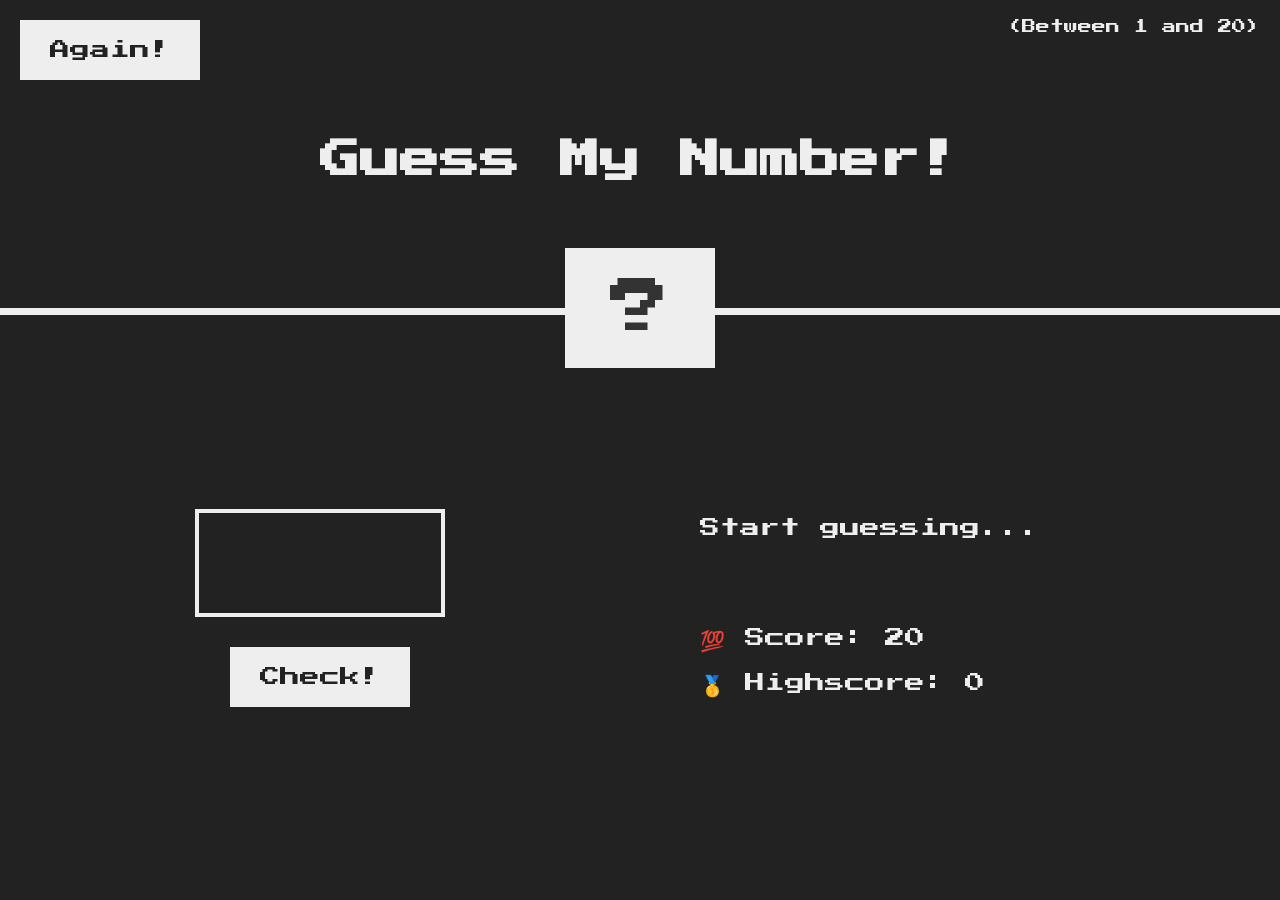
<file: dom/index.html>
<!DOCTYPE html>
<html lang="en">
  <head>
    <meta charset="UTF-8" />
    <meta name="viewport" content="width=device-width, initial-scale=1.0" />
    <meta http-equiv="X-UA-Compatible" content="ie=edge" />
    <link rel="stylesheet" href="style.css" />
    <title>Guess My Number!</title>
  </head>
  <body>
    <header>
      <h1>Guess My Number!</h1>
      <p class="between">(Between 1 and 20)</p>
      <button class="btn again">Again!</button>
      <div class="number">?</div>
    </header>
    <main>
      <section class="left">
        <input type="number" class="guess" />
        <button class="btn check">Check!</button>
      </section>
      <section class="right">
        <p class="message">Start guessing...</p>
        <p class="label-score">💯 Score: <span class="score">20</span></p>
        <p class="label-highscore">
          🥇 Highscore: <span class="highscore">0</span>
        </p>
      </section>
    </main>
    <script src="script.js"></script>
  </body>
</html>
</file>
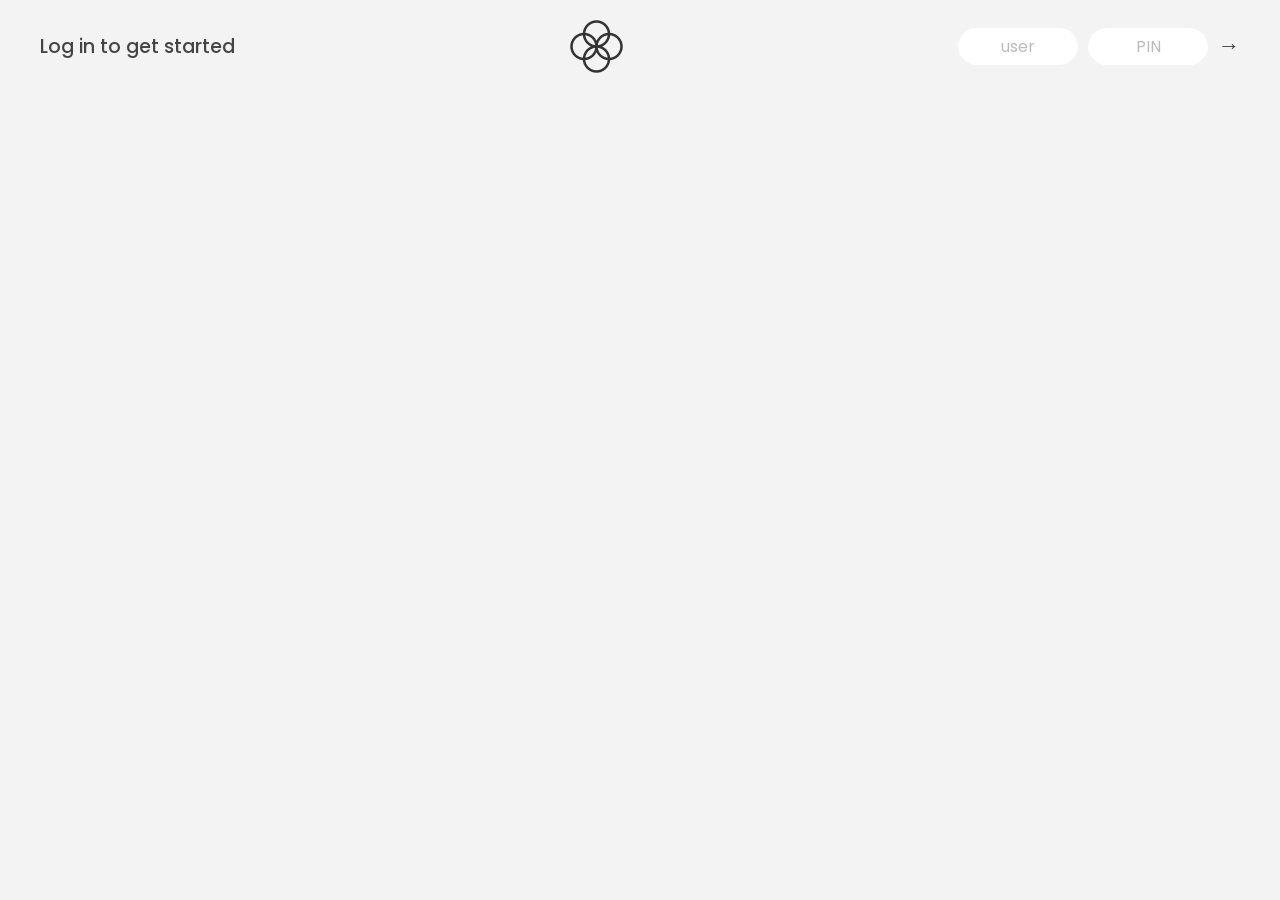
<file: nums/index.html>
<!DOCTYPE html>
<html lang="en">
  <head>
    <meta charset="UTF-8" />
    <meta name="viewport" content="width=device-width, initial-scale=1.0" />
    <meta http-equiv="X-UA-Compatible" content="ie=edge" />
    <link rel="shortcut icon" type="image/png" href="/icon.png" />

    <link
      href="https://fonts.googleapis.com/css?family=Poppins:400,500,600&display=swap"
      rel="stylesheet"
    />

    <link rel="stylesheet" href="style.css" />
    <title>Bankist</title>
  </head>
  <body>
    <!-- TOP NAVIGATION -->
    <nav>
      <p class="welcome">Log in to get started</p>
      <img src="logo.png" alt="Logo" class="logo" />
      <form class="login">
        <input
          type="text"
          placeholder="user"
          class="login__input login__input--user"
        />
        <!-- In practice, use type="password" -->
        <input
          type="text"
          placeholder="PIN"
          maxlength="4"
          class="login__input login__input--pin"
        />
        <button class="login__btn">&rarr;</button>
      </form>
    </nav>

    <main class="app">
      <!-- BALANCE -->
      <div class="balance">
        <div>
          <p class="balance__label">Current balance</p>
          <p class="balance__date">
            As of <span class="date">05/03/2037</span>
          </p>
        </div>
        <p class="balance__value">0000€</p>
      </div>

      <!-- MOVEMENTS -->
      <div class="movements">
        <div class="movements__row">
          <div class="movements__type movements__type--deposit">2 deposit</div>
          <div class="movements__date">3 days ago</div>
          <div class="movements__value">4 000€</div>
        </div>
        <div class="movements__row">
          <div class="movements__type movements__type--withdrawal">
            1 withdrawal
          </div>
          <div class="movements__date">24/01/2037</div>
          <div class="movements__value">-378€</div>
        </div>
      </div>

      <!-- SUMMARY -->
      <div class="summary">
        <p class="summary__label">In</p>
        <p class="summary__value summary__value--in">0000€</p>
        <p class="summary__label">Out</p>
        <p class="summary__value summary__value--out">0000€</p>
        <p class="summary__label">Interest</p>
        <p class="summary__value summary__value--interest">0000€</p>
        <button class="btn--sort">&downarrow; SORT</button>
      </div>

      <!-- OPERATION: TRANSFERS -->
      <div class="operation operation--transfer">
        <h2>Transfer money</h2>
        <form class="form form--transfer">
          <input type="text" class="form__input form__input--to" />
          <input type="number" class="form__input form__input--amount" />
          <button class="form__btn form__btn--transfer">&rarr;</button>
          <label class="form__label">Transfer to</label>
          <label class="form__label">Amount</label>
        </form>
      </div>

      <!-- OPERATION: LOAN -->
      <div class="operation operation--loan">
        <h2>Request loan</h2>
        <form class="form form--loan">
          <input type="number" class="form__input form__input--loan-amount" />
          <button class="form__btn form__btn--loan">&rarr;</button>
          <label class="form__label form__label--loan">Amount</label>
        </form>
      </div>

      <!-- OPERATION: CLOSE -->
      <div class="operation operation--close">
        <h2>Close account</h2>
        <form class="form form--close">
          <input type="text" class="form__input form__input--user" />
          <input
            type="password"
            maxlength="6"
            class="form__input form__input--pin"
          />
          <button class="form__btn form__btn--close">&rarr;</button>
          <label class="form__label">Confirm user</label>
          <label class="form__label">Confirm PIN</label>
        </form>
      </div>

      <!-- LOGOUT TIMER -->
      <p class="logout-timer">
        You will be logged out in <span class="timer">05:00</span>
      </p>
    </main>

    <!-- <footer>
      &copy; by Jonas Schmedtmann. Don't claim as your own :)
    </footer> -->

    <script src="script.js"></script>
  </body>
</html>
</file>
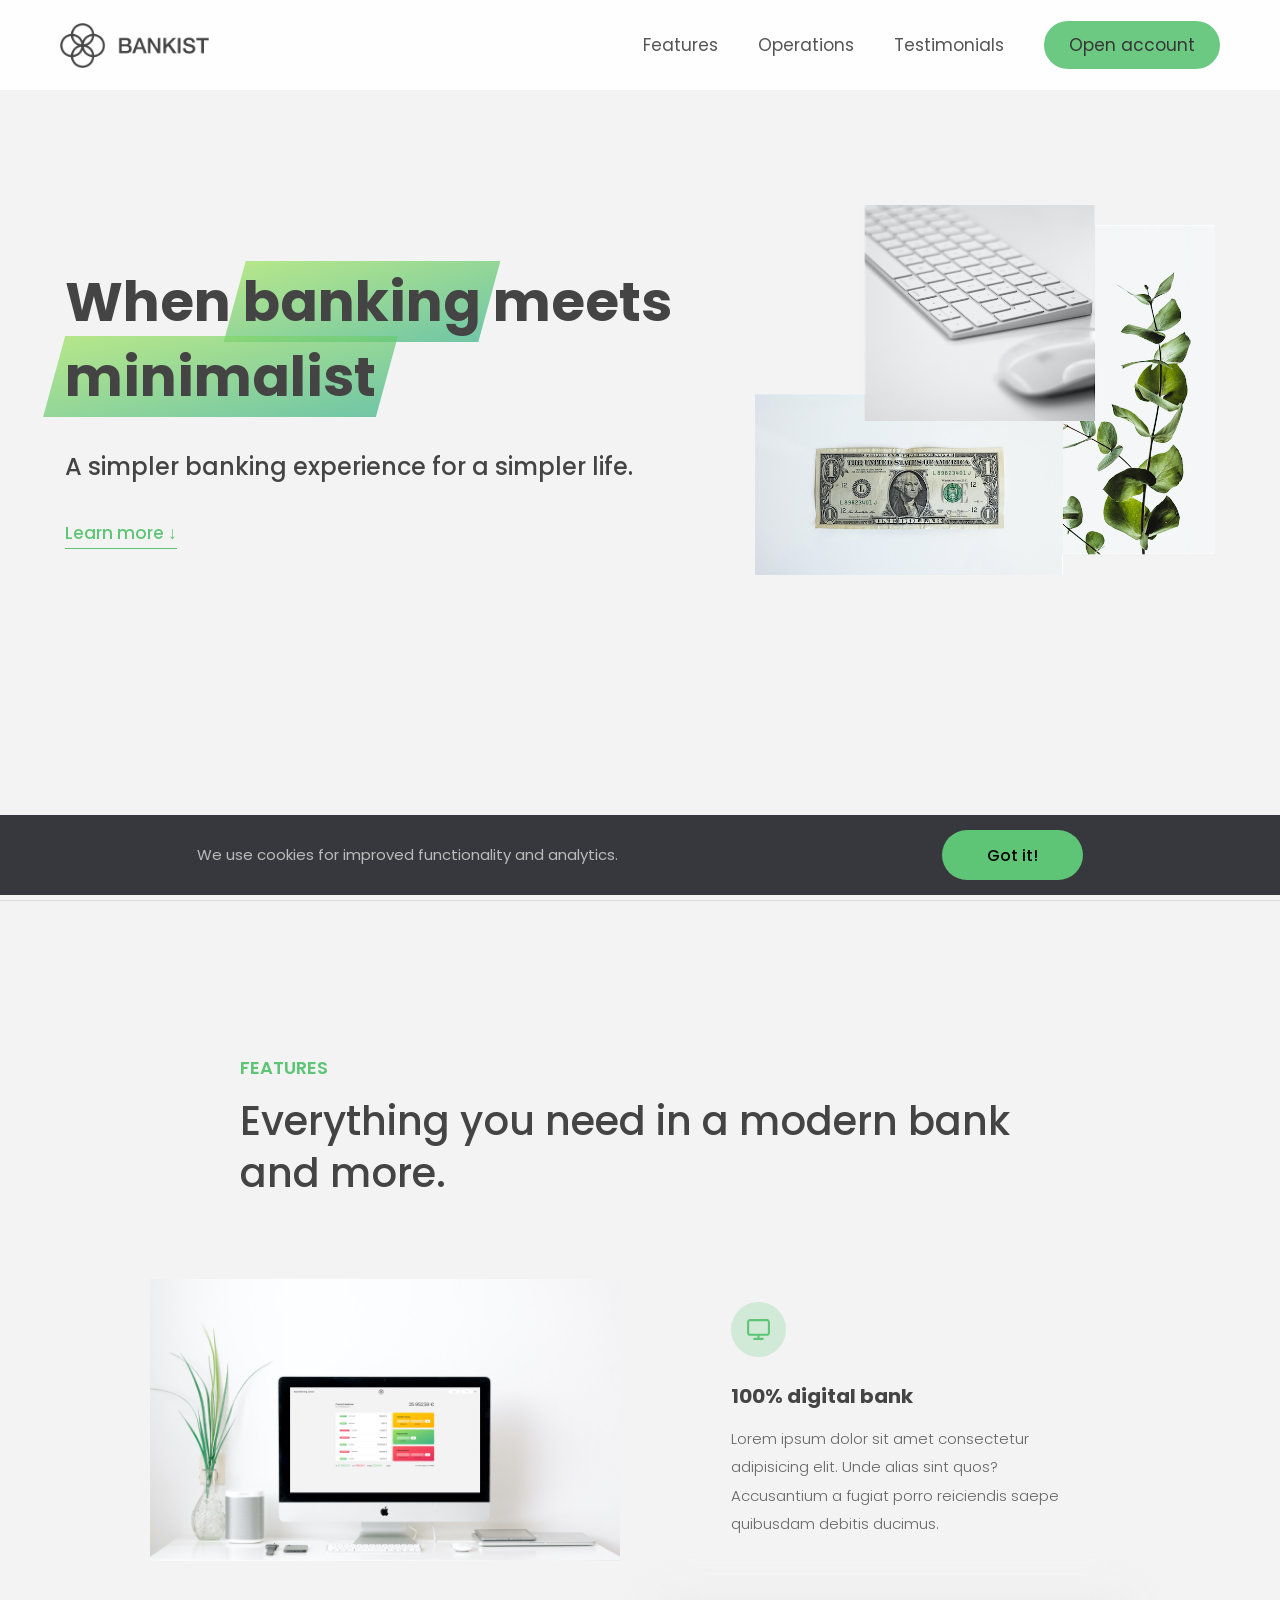
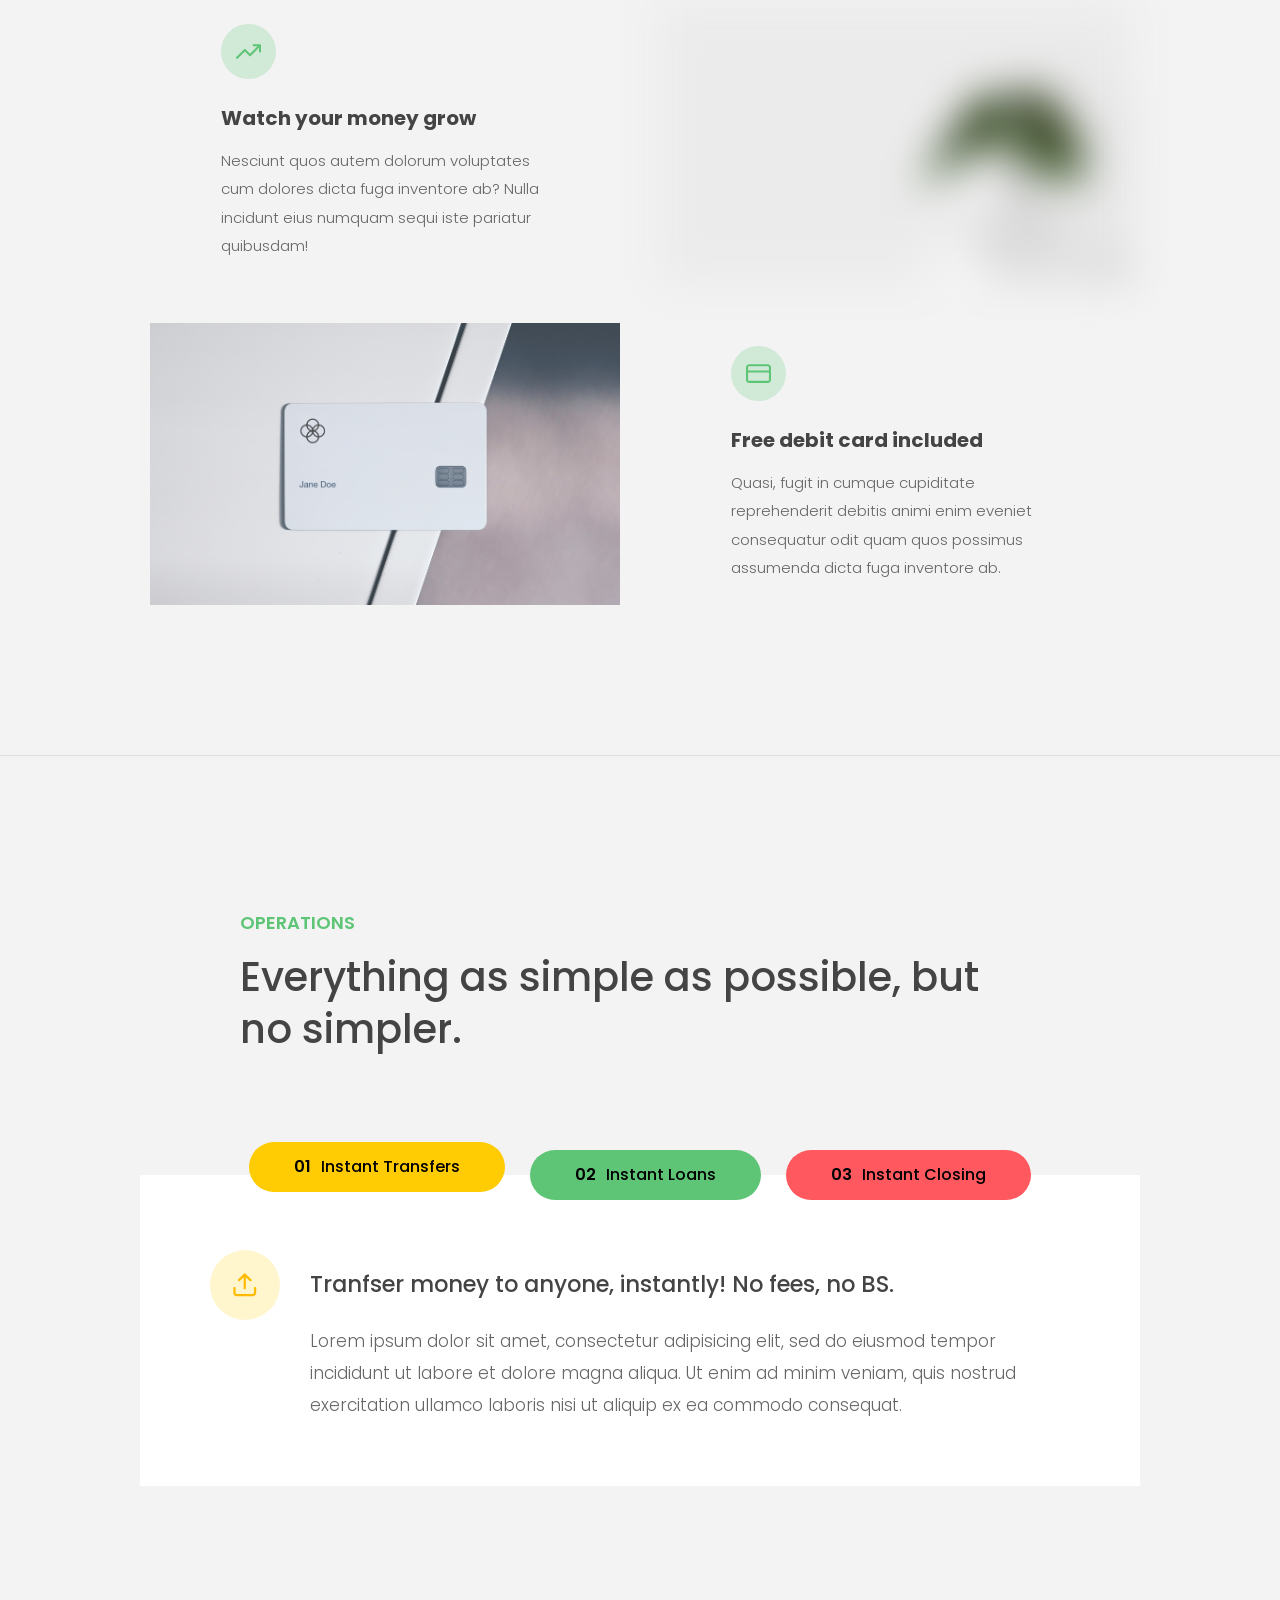
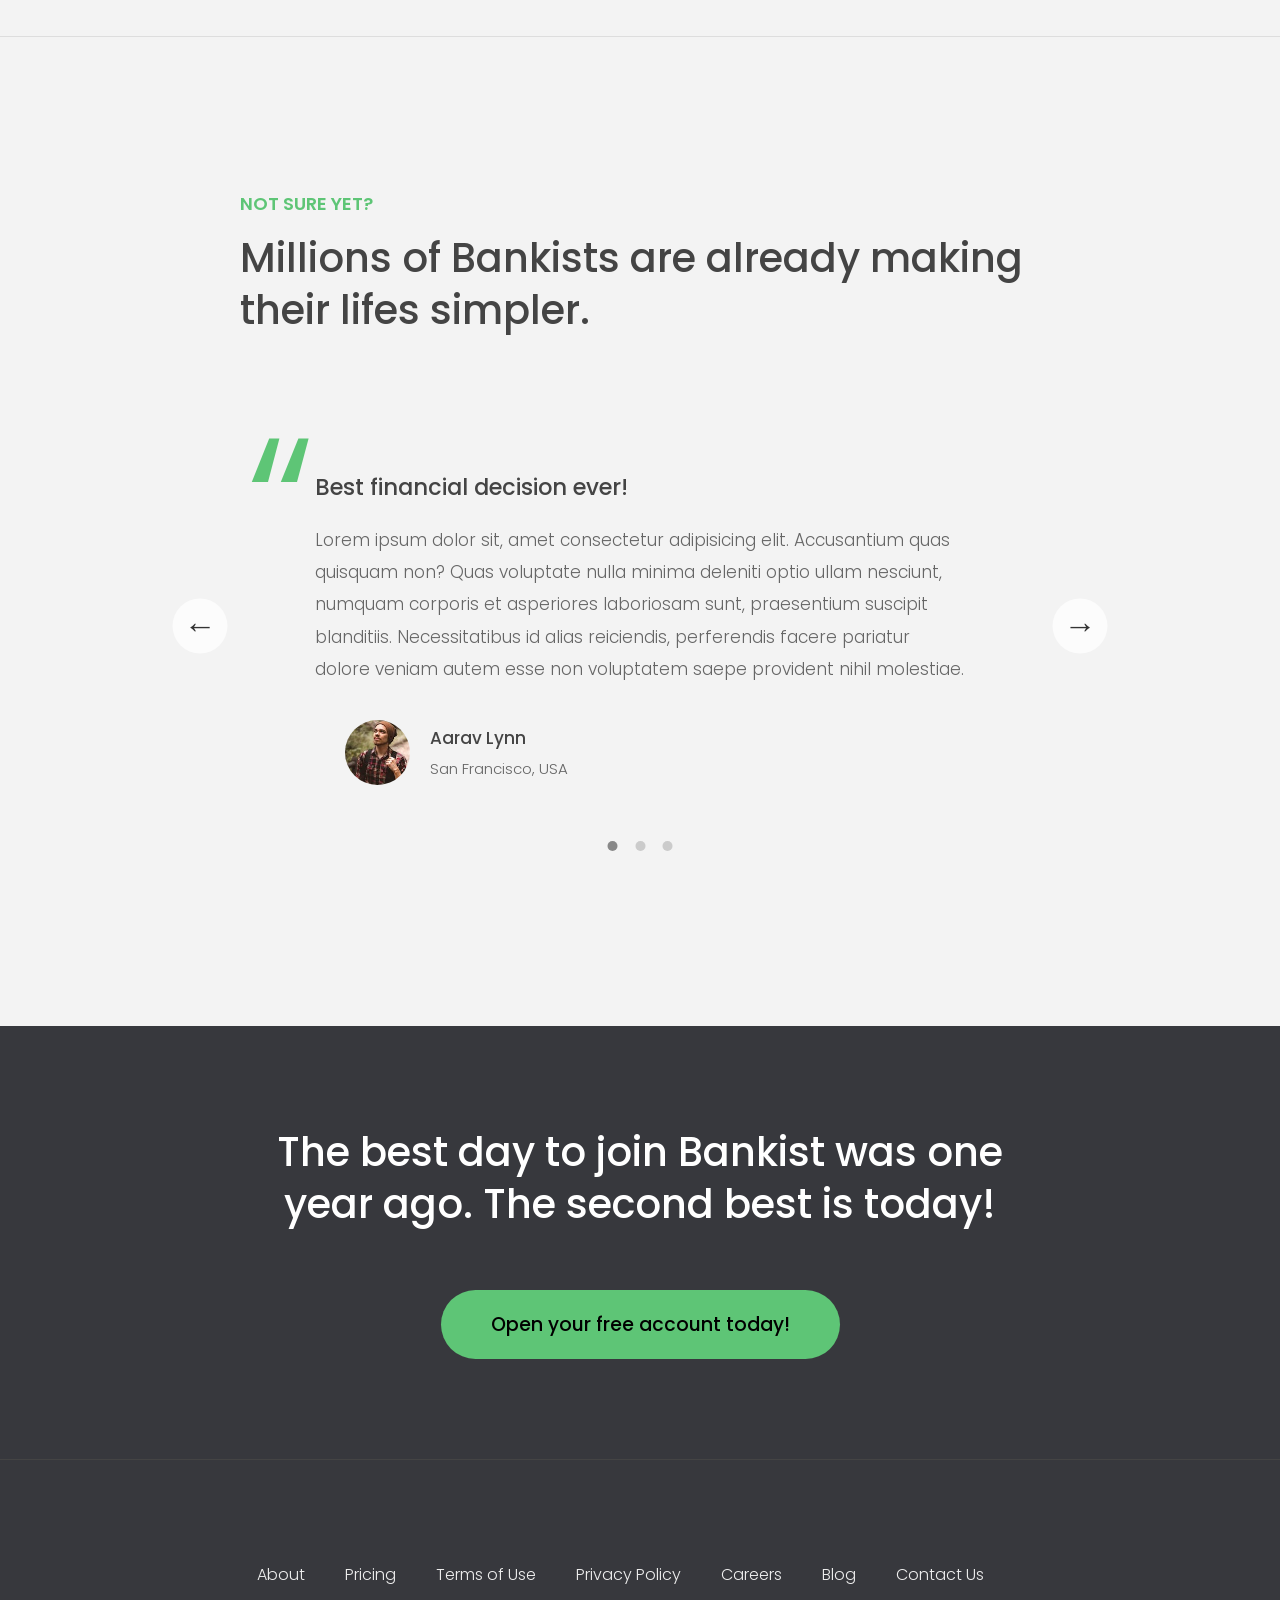
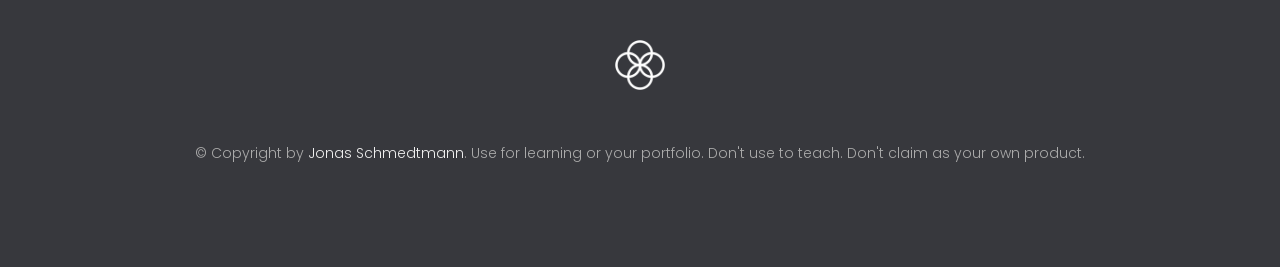
<file: dom/bankist/index.html>
<!doctype html>
<html lang="en">
  <head>
    <meta charset="UTF-8" />
    <meta name="viewport" content="width=device-width, initial-scale=1.0" />
    <meta http-equiv="X-UA-Compatible" content="ie=edge" />
    <link rel="shortcut icon" type="image/png" href="img/icon.png" />

    <link
      href="https://fonts.googleapis.com/css?family=Poppins:300,400,500,600&display=swap"
      rel="stylesheet"
    />
    <link rel="stylesheet" href="style.css" />
    <title>Bankist | When Banking meets Minimalist</title>
  </head>
  <body>
    <header class="header">
      <nav class="nav">
        <img
          src="img/logo.png"
          alt="Bankist logo"
          class="nav__logo"
          id="logo"
          data-version-number="3.0"
        />
        <ul class="nav__links">
          <li class="nav__item">
            <a class="nav__link" href="#section--1">Features</a>
          </li>
          <li class="nav__item">
            <a class="nav__link" href="#section--2">Operations</a>
          </li>
          <li class="nav__item">
            <a class="nav__link" href="#section--3">Testimonials</a>
          </li>
          <li class="nav__item">
            <a class="nav__link nav__link--btn btn--show-modal" href=""
              >Open account</a
            >
          </li>
        </ul>
      </nav>

      <div class="header__title">
        <h1>
          When
          <!-- Green highlight effect -->
          <span class="highlight">banking</span>
          meets<br />
          <span class="highlight">minimalist</span>
        </h1>
        <h4>A simpler banking experience for a simpler life.</h4>
        <button class="btn--text btn--scroll-to">Learn more &DownArrow;</button>
        <img
          src="img/hero.png"
          class="header__img"
          alt="Minimalist bank items"
        />
      </div>
    </header>

    <section class="section" id="section--1">
      <div class="section__title">
        <h2 class="section__description">Features</h2>
        <h3 class="section__header">
          Everything you need in a modern bank and more.
        </h3>
      </div>

      <div class="features">
        <img
          src="img/digital-lazy.jpg"
          data-src="img/digital.jpg"
          alt="Computer"
          class="features__img lazy-img"
        />
        <div class="features__feature">
          <div class="features__icon">
            <svg>
              <use xlink:href="img/icons.svg#icon-monitor"></use>
            </svg>
          </div>
          <h5 class="features__header">100% digital bank</h5>
          <p>
            Lorem ipsum dolor sit amet consectetur adipisicing elit. Unde alias
            sint quos? Accusantium a fugiat porro reiciendis saepe quibusdam
            debitis ducimus.
          </p>
        </div>

        <div class="features__feature">
          <div class="features__icon">
            <svg>
              <use xlink:href="img/icons.svg#icon-trending-up"></use>
            </svg>
          </div>
          <h5 class="features__header">Watch your money grow</h5>
          <p>
            Nesciunt quos autem dolorum voluptates cum dolores dicta fuga
            inventore ab? Nulla incidunt eius numquam sequi iste pariatur
            quibusdam!
          </p>
        </div>
        <img
          src="img/grow-lazy.jpg"
          data-src="img/grow.jpg"
          alt="Plant"
          class="features__img lazy-img"
        />

        <img
          src="img/card-lazy.jpg"
          data-src="img/card.jpg"
          alt="Credit card"
          class="features__img lazy-img"
        />
        <div class="features__feature">
          <div class="features__icon">
            <svg>
              <use xlink:href="img/icons.svg#icon-credit-card"></use>
            </svg>
          </div>
          <h5 class="features__header">Free debit card included</h5>
          <p>
            Quasi, fugit in cumque cupiditate reprehenderit debitis animi enim
            eveniet consequatur odit quam quos possimus assumenda dicta fuga
            inventore ab.
          </p>
        </div>
      </div>
    </section>

    <section class="section" id="section--2">
      <div class="section__title">
        <h2 class="section__description">Operations</h2>
        <h3 class="section__header">
          Everything as simple as possible, but no simpler.
        </h3>
      </div>

      <div class="operations">
        <div class="operations__tab-container">
          <button
            class="btn operations__tab operations__tab--1 operations__tab--active"
            data-tab="1"
          >
            <span>01</span>Instant Transfers
          </button>
          <button class="btn operations__tab operations__tab--2" data-tab="2">
            <span>02</span>Instant Loans
          </button>
          <button class="btn operations__tab operations__tab--3" data-tab="3">
            <span>03</span>Instant Closing
          </button>
        </div>
        <div
          class="operations__content operations__content--1 operations__content--active"
        >
          <div class="operations__icon operations__icon--1">
            <svg>
              <use xlink:href="img/icons.svg#icon-upload"></use>
            </svg>
          </div>
          <h5 class="operations__header">
            Tranfser money to anyone, instantly! No fees, no BS.
          </h5>
          <p>
            Lorem ipsum dolor sit amet, consectetur adipisicing elit, sed do
            eiusmod tempor incididunt ut labore et dolore magna aliqua. Ut enim
            ad minim veniam, quis nostrud exercitation ullamco laboris nisi ut
            aliquip ex ea commodo consequat.
          </p>
        </div>

        <div class="operations__content operations__content--2">
          <div class="operations__icon operations__icon--2">
            <svg>
              <use xlink:href="img/icons.svg#icon-home"></use>
            </svg>
          </div>
          <h5 class="operations__header">
            Buy a home or make your dreams come true, with instant loans.
          </h5>
          <p>
            Duis aute irure dolor in reprehenderit in voluptate velit esse
            cillum dolore eu fugiat nulla pariatur. Excepteur sint occaecat
            cupidatat non proident, sunt in culpa qui officia deserunt mollit
            anim id est laborum.
          </p>
        </div>
        <div class="operations__content operations__content--3">
          <div class="operations__icon operations__icon--3">
            <svg>
              <use xlink:href="img/icons.svg#icon-user-x"></use>
            </svg>
          </div>
          <h5 class="operations__header">
            No longer need your account? No problem! Close it instantly.
          </h5>
          <p>
            Excepteur sint occaecat cupidatat non proident, sunt in culpa qui
            officia deserunt mollit anim id est laborum. Ut enim ad minim
            veniam, quis nostrud exercitation ullamco laboris nisi ut aliquip ex
            ea commodo consequat.
          </p>
        </div>
      </div>
    </section>

    <section class="section" id="section--3">
      <div class="section__title section__title--testimonials">
        <h2 class="section__description">Not sure yet?</h2>
        <h3 class="section__header">
          Millions of Bankists are already making their lifes simpler.
        </h3>
      </div>

      <div class="slider">
        <div class="slide slide--1">
          <div class="testimonial">
            <h5 class="testimonial__header">Best financial decision ever!</h5>
            <blockquote class="testimonial__text">
              Lorem ipsum dolor sit, amet consectetur adipisicing elit.
              Accusantium quas quisquam non? Quas voluptate nulla minima
              deleniti optio ullam nesciunt, numquam corporis et asperiores
              laboriosam sunt, praesentium suscipit blanditiis. Necessitatibus
              id alias reiciendis, perferendis facere pariatur dolore veniam
              autem esse non voluptatem saepe provident nihil molestiae.
            </blockquote>
            <address class="testimonial__author">
              <img src="img/user-1.jpg" alt="" class="testimonial__photo" />
              <h6 class="testimonial__name">Aarav Lynn</h6>
              <p class="testimonial__location">San Francisco, USA</p>
            </address>
          </div>
        </div>

        <div class="slide slide--2">
          <div class="testimonial">
            <h5 class="testimonial__header">
              The last step to becoming a complete minimalist
            </h5>
            <blockquote class="testimonial__text">
              Quisquam itaque deserunt ullam, quia ea repellendus provident,
              ducimus neque ipsam modi voluptatibus doloremque, corrupti
              laborum. Incidunt numquam perferendis veritatis neque repellendus.
              Lorem, ipsum dolor sit amet consectetur adipisicing elit. Illo
              deserunt exercitationem deleniti.
            </blockquote>
            <address class="testimonial__author">
              <img src="img/user-2.jpg" alt="" class="testimonial__photo" />
              <h6 class="testimonial__name">Miyah Miles</h6>
              <p class="testimonial__location">London, UK</p>
            </address>
          </div>
        </div>

        <div class="slide slide--3">
          <div class="testimonial">
            <h5 class="testimonial__header">
              Finally free from old-school banks
            </h5>
            <blockquote class="testimonial__text">
              Debitis, nihil sit minus suscipit magni aperiam vel tenetur
              incidunt commodi architecto numquam omnis nulla autem,
              necessitatibus blanditiis modi similique quidem. Odio aliquam
              culpa dicta beatae quod maiores ipsa minus consequatur error sunt,
              deleniti saepe aliquid quos inventore sequi. Necessitatibus id
              alias reiciendis, perferendis facere.
            </blockquote>
            <address class="testimonial__author">
              <img src="img/user-3.jpg" alt="" class="testimonial__photo" />
              <h6 class="testimonial__name">Francisco Gomes</h6>
              <p class="testimonial__location">Lisbon, Portugal</p>
            </address>
          </div>
        </div>

        <!-- <div class="slide"><img src="img/img-1.jpg" alt="Photo 1" /></div>
        <div class="slide"><img src="img/img-2.jpg" alt="Photo 2" /></div>
        <div class="slide"><img src="img/img-3.jpg" alt="Photo 3" /></div>
        <div class="slide"><img src="img/img-4.jpg" alt="Photo 4" /></div> -->
        <button class="slider__btn slider__btn--left">&larr;</button>
        <button class="slider__btn slider__btn--right">&rarr;</button>
        <div class="dots"></div>
      </div>
    </section>

    <section class="section section--sign-up">
      <div class="section__title">
        <h3 class="section__header">
          The best day to join Bankist was one year ago. The second best is
          today!
        </h3>
      </div>
      <button class="btn btn--show-modal">Open your free account today!</button>
    </section>

    <footer class="footer">
      <ul class="footer__nav">
        <li class="footer__item">
          <a class="footer__link" href="#">About</a>
        </li>
        <li class="footer__item">
          <a class="footer__link" href="#">Pricing</a>
        </li>
        <li class="footer__item">
          <a class="footer__link" href="#">Terms of Use</a>
        </li>
        <li class="footer__item">
          <a class="footer__link" href="#">Privacy Policy</a>
        </li>
        <li class="footer__item">
          <a class="footer__link" href="#">Careers</a>
        </li>
        <li class="footer__item">
          <a class="footer__link" href="#">Blog</a>
        </li>
        <li class="footer__item">
          <a class="footer__link" href="#">Contact Us</a>
        </li>
      </ul>
      <img src="img/icon.png" alt="Logo" class="footer__logo" />
      <p class="footer__copyright">
        &copy; Copyright by
        <a
          class="footer__link twitter-link"
          target="_blank"
          href="https://twitter.com/jonasschmedtman"
          >Jonas Schmedtmann</a
        >. Use for learning or your portfolio. Don't use to teach. Don't claim
        as your own product.
      </p>
    </footer>

    <div class="modal hidden">
      <button class="btn--close-modal">&times;</button>
      <h2 class="modal__header">
        Open your bank account <br />
        in just <span class="highlight">5 minutes</span>
      </h2>
      <form class="modal__form">
        <label>First Name</label>
        <input type="text" />
        <label>Last Name</label>
        <input type="text" />
        <label>Email Address</label>
        <input type="email" />
        <button class="btn">Next step &rarr;</button>
      </form>
    </div>
    <div class="overlay hidden"></div>

    <script src="script.js"></script>
  </body>
</html>
</file>
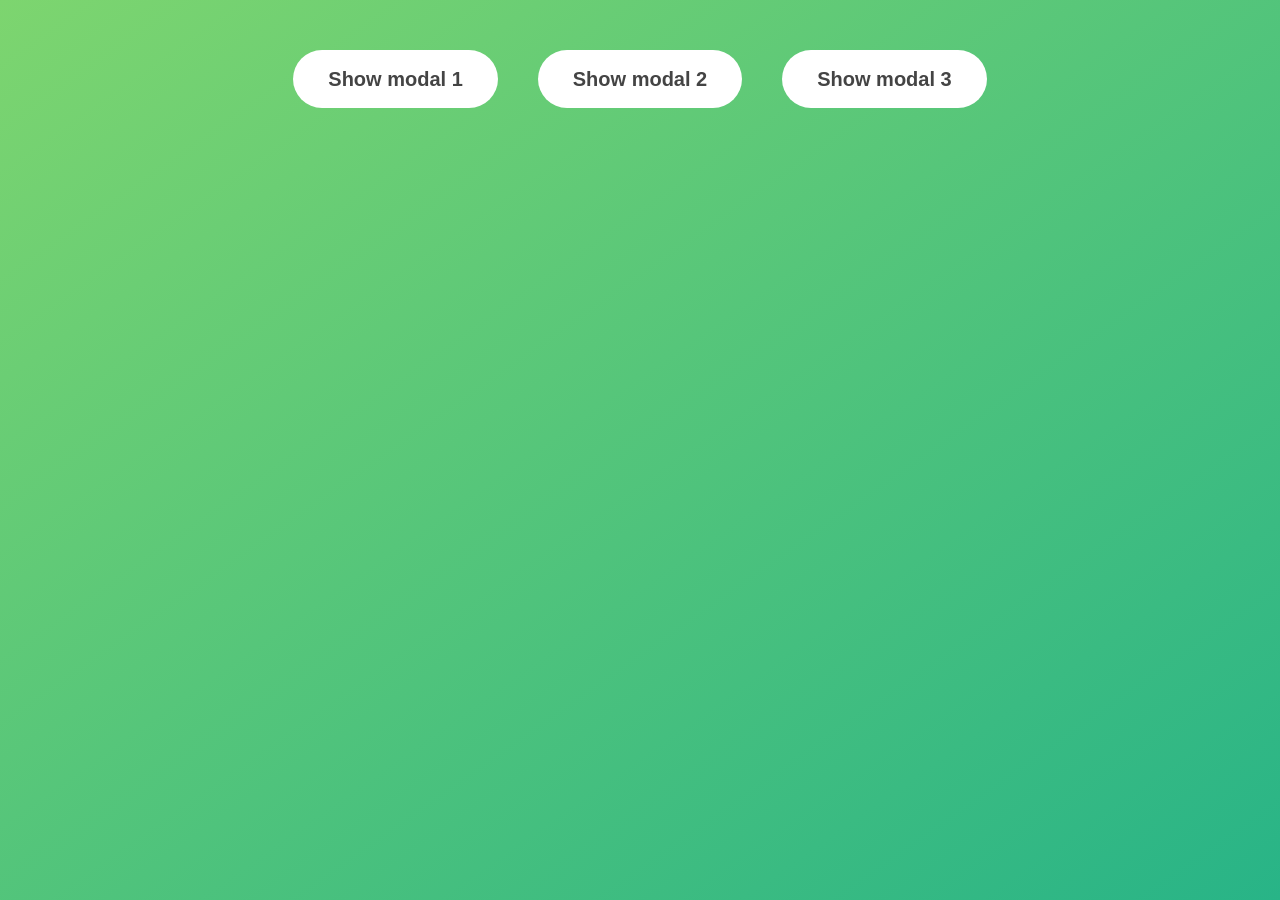
<file: dom/Modal/index.html>
<!DOCTYPE html>
<html lang="en">
  <head>
    <meta charset="UTF-8" />
    <meta name="viewport" content="width=device-width, initial-scale=1.0" />
    <meta http-equiv="X-UA-Compatible" content="ie=edge" />
    <link rel="stylesheet" href="style.css" />
    <title>Modal window</title>
  </head>
  <body>
    <button class="show-modal">Show modal 1</button>
    <button class="show-modal">Show modal 2</button>
    <button class="show-modal">Show modal 3</button>

    <div class="modal hidden">
      <button class="close-modal">&times;</button>
      <h1>I'm a modal window 😍</h1>
      <p>
        Lorem ipsum dolor sit amet, consectetur adipisicing elit, sed do eiusmod
        tempor incididunt ut labore et dolore magna aliqua. Ut enim ad minim
        veniam, quis nostrud exercitation ullamco laboris nisi ut aliquip ex ea
        commodo consequat. Duis aute irure dolor in reprehenderit in voluptate
        velit esse cillum dolore eu fugiat nulla pariatur. Excepteur sint
        occaecat cupidatat non proident, sunt in culpa qui officia deserunt
        mollit anim id est laborum.
      </p>
    </div>
    <div class="overlay hidden"></div>

    <script src="script.js"></script>
  </body>
</html>
</file>
<file: dom/style.css>
@import url('https://fonts.googleapis.com/css?family=Press+Start+2P&display=swap');

* {
  margin: 0;
  padding: 0;
  box-sizing: inherit;
}

html {
  font-size: 62.5%;
  box-sizing: border-box;
}

body {
  font-family: 'Press Start 2P', sans-serif;
  color: #eee;
  background-color: #222;
  /* background-color: #60b347; */
}

/* LAYOUT */
header {
  position: relative;
  height: 35vh;
  border-bottom: 7px solid #eee;
}

main {
  height: 65vh;
  color: #eee;
  display: flex;
  align-items: center;
  justify-content: space-around;
}

.left {
  width: 52rem;
  display: flex;
  flex-direction: column;
  align-items: center;
}

.right {
  width: 52rem;
  font-size: 2rem;
}

/* ELEMENTS STYLE */
h1 {
  font-size: 4rem;
  text-align: center;
  position: absolute;
  width: 100%;
  top: 52%;
  left: 50%;
  transform: translate(-50%, -50%);
}

.number {
  background: #eee;
  color: #333;
  font-size: 6rem;
  width: 15rem;
  padding: 3rem 0rem;
  text-align: center;
  position: absolute;
  bottom: 0;
  left: 50%;
  transform: translate(-50%, 50%);
}

.between {
  font-size: 1.4rem;
  position: absolute;
  top: 2rem;
  right: 2rem;
}

.again {
  position: absolute;
  top: 2rem;
  left: 2rem;
}

.guess {
  background: none;
  border: 4px solid #eee;
  font-family: inherit;
  color: inherit;
  font-size: 5rem;
  padding: 2.5rem;
  width: 25rem;
  text-align: center;
  display: block;
  margin-bottom: 3rem;
}

.btn {
  border: none;
  background-color: #eee;
  color: #222;
  font-size: 2rem;
  font-family: inherit;
  padding: 2rem 3rem;
  cursor: pointer;
}

.btn:hover {
  background-color: #ccc;
}

.message {
  margin-bottom: 8rem;
  height: 3rem;
}

.label-score {
  margin-bottom: 2rem;
}
</file>
<file: nums/style.css>
/*
 * Use this CSS to learn some intersting techniques,
 * in case you're wondering how I built the UI.
 * Have fun! 😁
 */

* {
  margin: 0;
  padding: 0;
  box-sizing: inherit;
}

html {
  font-size: 62.5%;
  box-sizing: border-box;
}

body {
  font-family: 'Poppins', sans-serif;
  color: #444;
  background-color: #f3f3f3;
  height: 100vh;
  padding: 2rem;
}

nav {
  display: flex;
  justify-content: space-between;
  align-items: center;
  padding: 0 2rem;
}

.welcome {
  font-size: 1.9rem;
  font-weight: 500;
}

.logo {
  height: 5.25rem;
}

.login {
  display: flex;
}

.login__input {
  border: none;
  padding: 0.5rem 2rem;
  font-size: 1.6rem;
  font-family: inherit;
  text-align: center;
  width: 12rem;
  border-radius: 10rem;
  margin-right: 1rem;
  color: inherit;
  border: 1px solid #fff;
  transition: all 0.3s;
}

.login__input:focus {
  outline: none;
  border: 1px solid #ccc;
}

.login__input::placeholder {
  color: #bbb;
}

.login__btn {
  border: none;
  background: none;
  font-size: 2.2rem;
  color: inherit;
  cursor: pointer;
  transition: all 0.3s;
}

.login__btn:hover,
.login__btn:focus,
.btn--sort:hover,
.btn--sort:focus {
  outline: none;
  color: #777;
}

/* MAIN */
.app {
  position: relative;
  max-width: 100rem;
  margin: 4rem auto;
  display: grid;
  grid-template-columns: 4fr 3fr;
  grid-template-rows: auto repeat(3, 15rem) auto;
  gap: 2rem;

  /* NOTE This creates the fade in/out anumation */
  opacity: 0;
  transition: all 1s;
}

.balance {
  grid-column: 1 / span 2;
  display: flex;
  align-items: flex-end;
  justify-content: space-between;
  margin-bottom: 2rem;
}

.balance__label {
  font-size: 2.2rem;
  font-weight: 500;
  margin-bottom: -0.2rem;
}

.balance__date {
  font-size: 1.4rem;
  color: #888;
}

.balance__value {
  font-size: 4.5rem;
  font-weight: 400;
}

/* MOVEMENTS */
.movements {
  grid-row: 2 / span 3;
  background-color: #fff;
  border-radius: 1rem;
  overflow: scroll;
}

.movements__row {
  padding: 2.25rem 4rem;
  display: flex;
  align-items: center;
  border-bottom: 1px solid #eee;
}

.movements__type {
  font-size: 1.1rem;
  text-transform: uppercase;
  font-weight: 500;
  color: #fff;
  padding: 0.1rem 1rem;
  border-radius: 10rem;
  margin-right: 2rem;
}

.movements__date {
  font-size: 1.1rem;
  text-transform: uppercase;
  font-weight: 500;
  color: #666;
}

.movements__type--deposit {
  background-image: linear-gradient(to top left, #39b385, #9be15d);
}

.movements__type--withdrawal {
  background-image: linear-gradient(to top left, #e52a5a, #ff585f);
}

.movements__value {
  font-size: 1.7rem;
  margin-left: auto;
}

/* SUMMARY */
.summary {
  grid-row: 5 / 6;
  display: flex;
  align-items: baseline;
  padding: 0 0.3rem;
  margin-top: 1rem;
}

.summary__label {
  font-size: 1.2rem;
  font-weight: 500;
  text-transform: uppercase;
  margin-right: 0.8rem;
}

.summary__value {
  font-size: 2.2rem;
  margin-right: 2.5rem;
}

.summary__value--in,
.summary__value--interest {
  color: #66c873;
}

.summary__value--out {
  color: #f5465d;
}

.btn--sort {
  margin-left: auto;
  border: none;
  background: none;
  font-size: 1.3rem;
  font-weight: 500;
  cursor: pointer;
}

/* OPERATIONS */
.operation {
  border-radius: 1rem;
  padding: 3rem 4rem;
  color: #333;
}

.operation--transfer {
  background-image: linear-gradient(to top left, #ffb003, #ffcb03);
}

.operation--loan {
  background-image: linear-gradient(to top left, #39b385, #9be15d);
}

.operation--close {
  background-image: linear-gradient(to top left, #e52a5a, #ff585f);
}

h2 {
  margin-bottom: 1.5rem;
  font-size: 1.7rem;
  font-weight: 600;
  color: #333;
}

.form {
  display: grid;
  grid-template-columns: 2.5fr 2.5fr 1fr;
  grid-template-rows: auto auto;
  gap: 0.4rem 1rem;
}

/* Exceptions for interst */
.form.form--loan {
  grid-template-columns: 2.5fr 1fr 2.5fr;
}
.form__label--loan {
  grid-row: 2;
}
/* End exceptions */

.form__input {
  width: 100%;
  border: none;
  background-color: rgba(255, 255, 255, 0.4);
  font-family: inherit;
  font-size: 1.5rem;
  text-align: center;
  color: #333;
  padding: 0.3rem 1rem;
  border-radius: 0.7rem;
  transition: all 0.3s;
}

.form__input:focus {
  outline: none;
  background-color: rgba(255, 255, 255, 0.6);
}

.form__label {
  font-size: 1.3rem;
  text-align: center;
}

.form__btn {
  border: none;
  border-radius: 0.7rem;
  font-size: 1.8rem;
  background-color: #fff;
  cursor: pointer;
  transition: all 0.3s;
}

.form__btn:focus {
  outline: none;
  background-color: rgba(255, 255, 255, 0.8);
}

.logout-timer {
  padding: 0 0.3rem;
  margin-top: 1.9rem;
  text-align: right;
  font-size: 1.25rem;
}

.timer {
  font-weight: 600;
}
</file>
<file: dom/bankist/style.css>
/* The page is NOT responsive. You can implement responsiveness yourself if you wanna have some fun 😃 */

:root {
  --color-primary: #5ec576;
  --color-secondary: #ffcb03;
  --color-tertiary: #ff585f;
  --color-primary-darker: #4bbb7d;
  --color-secondary-darker: #ffbb00;
  --color-tertiary-darker: #fd424b;
  --color-primary-opacity: #5ec5763a;
  --color-secondary-opacity: #ffcd0331;
  --color-tertiary-opacity: #ff58602d;
  --gradient-primary: linear-gradient(to top left, #39b385, #9be15d);
  --gradient-secondary: linear-gradient(to top left, #ffb003, #ffcb03);
}

* {
  margin: 0;
  padding: 0;
  box-sizing: inherit;
}

html {
  font-size: 62.5%;
  box-sizing: border-box;
}

body {
  font-family: "Poppins", sans-serif;
  font-weight: 300;
  color: #444;
  line-height: 1.9;
  background-color: #f3f3f3;
}

/* GENERAL ELEMENTS */
.section {
  padding: 15rem 3rem;
  border-top: 1px solid #ddd;

  transition:
    transform 1s,
    opacity 1s;
}

.section--hidden {
  opacity: 0;
  transform: translateY(8rem);
}

.section__title {
  max-width: 80rem;
  margin: 0 auto 8rem auto;
}

.section__description {
  font-size: 1.8rem;
  font-weight: 600;
  text-transform: uppercase;
  color: var(--color-primary);
  margin-bottom: 1rem;
}

.section__header {
  font-size: 4rem;
  line-height: 1.3;
  font-weight: 500;
}

.btn {
  display: inline-block;
  background-color: var(--color-primary);
  font-size: 1.6rem;
  font-family: inherit;
  font-weight: 500;
  border: none;
  padding: 1.25rem 4.5rem;
  border-radius: 10rem;
  cursor: pointer;
  transition: all 0.3s;
}

.btn:hover {
  background-color: var(--color-primary-darker);
}

.btn--text {
  display: inline-block;
  background: none;
  font-size: 1.7rem;
  font-family: inherit;
  font-weight: 500;
  color: var(--color-primary);
  border: none;
  border-bottom: 1px solid currentColor;
  padding-bottom: 2px;
  cursor: pointer;
  transition: all 0.3s;
}

p {
  color: #666;
}

/* This is BAD for accessibility! Don't do in the real world! */
button:focus {
  outline: none;
}

img {
  transition: filter 0.5s;
}

.lazy-img {
  filter: blur(20px);
}

/* NAVIGATION */
.nav {
  display: flex;
  justify-content: space-between;
  align-items: center;
  height: 9rem;
  width: 100%;
  padding: 0 6rem;
  z-index: 100;
  position: fixed;
  background-color: white;
  opacity: 0.9;
}

/* nav and stickly class at the same time */
.nav.sticky {
  position: fixed;
  background-color: rgba(255, 255, 255, 0.95);
}

.nav__logo {
  height: 4.5rem;
  transition: all 0.3s;
}

.nav__links {
  display: flex;
  align-items: center;
  list-style: none;
}

.nav__item {
  margin-left: 4rem;
}

.nav__link:link,
.nav__link:visited {
  font-size: 1.7rem;
  font-weight: 400;
  color: inherit;
  text-decoration: none;
  display: block;
  transition: all 0.3s;
}

.nav__link--btn:link,
.nav__link--btn:visited {
  padding: 0.8rem 2.5rem;
  border-radius: 3rem;
  background-color: var(--color-primary);
  color: #222;
}

.nav__link--btn:hover,
.nav__link--btn:active {
  color: inherit;
  background-color: var(--color-primary-darker);
  color: #333;
}

/* HEADER */
.header {
  padding: 0 3rem;
  height: 100vh;
  display: flex;
  flex-direction: column;
  align-items: center;
}

.header__title {
  flex: 1;

  max-width: 115rem;
  display: grid;
  grid-template-columns: 3fr 2fr;
  row-gap: 3rem;
  align-content: center;
  justify-content: center;

  align-items: start;
  justify-items: start;
}

h1 {
  font-size: 5.5rem;
  line-height: 1.35;
}

h4 {
  font-size: 2.4rem;
  font-weight: 500;
}

.header__img {
  width: 100%;
  grid-column: 2 / 3;
  grid-row: 1 / span 4;
  transform: translateY(-6rem);
}

.highlight {
  position: relative;
}

.highlight::after {
  display: block;
  content: "";
  position: absolute;
  bottom: 0;
  left: 0;
  height: 100%;
  width: 100%;
  z-index: -1;
  opacity: 0.7;
  transform: scale(1.07, 1.05) skewX(-15deg);
  background-image: var(--gradient-primary);
}

/* FEATURES */
.features {
  display: grid;
  grid-template-columns: 1fr 1fr;
  gap: 4rem;
  margin: 0 12rem;
}

.features__img {
  width: 100%;
}

.features__feature {
  align-self: center;
  justify-self: center;
  width: 70%;
  font-size: 1.5rem;
}

.features__icon {
  display: flex;
  align-items: center;
  justify-content: center;
  background-color: var(--color-primary-opacity);
  height: 5.5rem;
  width: 5.5rem;
  border-radius: 50%;
  margin-bottom: 2rem;
}

.features__icon svg {
  height: 2.5rem;
  width: 2.5rem;
  fill: var(--color-primary);
}

.features__header {
  font-size: 2rem;
  margin-bottom: 1rem;
}

/* OPERATIONS */
.operations {
  max-width: 100rem;
  margin: 12rem auto 0 auto;

  background-color: #fff;
}

.operations__tab-container {
  display: flex;
  justify-content: center;
}

.operations__tab {
  margin-right: 2.5rem;
  transform: translateY(-50%);
}

.operations__tab span {
  margin-right: 1rem;
  font-weight: 600;
  display: inline-block;
}

.operations__tab--1 {
  background-color: var(--color-secondary);
}

.operations__tab--1:hover {
  background-color: var(--color-secondary-darker);
}

.operations__tab--3 {
  background-color: var(--color-tertiary);
  margin: 0;
}

.operations__tab--3:hover {
  background-color: var(--color-tertiary-darker);
}

.operations__tab--active {
  transform: translateY(-66%);
}

.operations__content {
  display: none;

  /* JUST PRESENTATIONAL */
  font-size: 1.7rem;
  padding: 2.5rem 7rem 6.5rem 7rem;
}

.operations__content--active {
  display: grid;
  grid-template-columns: 7rem 1fr;
  column-gap: 3rem;
  row-gap: 0.5rem;
}

.operations__header {
  font-size: 2.25rem;
  font-weight: 500;
  align-self: center;
}

.operations__icon {
  display: flex;
  align-items: center;
  justify-content: center;
  height: 7rem;
  width: 7rem;
  border-radius: 50%;
}

.operations__icon svg {
  height: 2.75rem;
  width: 2.75rem;
}

.operations__content p {
  grid-column: 2;
}

.operations__icon--1 {
  background-color: var(--color-secondary-opacity);
}
.operations__icon--2 {
  background-color: var(--color-primary-opacity);
}
.operations__icon--3 {
  background-color: var(--color-tertiary-opacity);
}
.operations__icon--1 svg {
  fill: var(--color-secondary-darker);
}
.operations__icon--2 svg {
  fill: var(--color-primary);
}
.operations__icon--3 svg {
  fill: var(--color-tertiary);
}

/* SLIDER */
.slider {
  max-width: 100rem;
  height: 50rem;
  margin: 0 auto;
  position: relative;

  /* IN THE END */
  overflow: hidden;
}

.slide {
  position: absolute;
  top: 0;
  width: 100%;
  height: 50rem;

  display: flex;
  align-items: center;
  justify-content: center;

  /* THIS creates the animation! */
  transition: transform 1s;
}

.slide > img {
  /* Only for images that have different size than slide */
  width: 100%;
  height: 100%;
  object-fit: cover;
}

.slider__btn {
  position: absolute;
  top: 50%;
  z-index: 10;

  border: none;
  background: rgba(255, 255, 255, 0.7);
  font-family: inherit;
  color: #333;
  border-radius: 50%;
  height: 5.5rem;
  width: 5.5rem;
  font-size: 3.25rem;
  cursor: pointer;
}

.slider__btn--left {
  left: 6%;
  transform: translate(-50%, -50%);
}

.slider__btn--right {
  right: 6%;
  transform: translate(50%, -50%);
}

.dots {
  position: absolute;
  bottom: 5%;
  left: 50%;
  transform: translateX(-50%);
  display: flex;
}

.dots__dot {
  border: none;
  background-color: #b9b9b9;
  opacity: 0.7;
  height: 1rem;
  width: 1rem;
  border-radius: 50%;
  margin-right: 1.75rem;
  cursor: pointer;
  transition: all 0.5s;

  /* Only necessary when overlying images */
  /* box-shadow: 0 0.6rem 1.5rem rgba(0, 0, 0, 0.7); */
}

.dots__dot:last-child {
  margin: 0;
}

.dots__dot--active {
  /* background-color: #fff; */
  background-color: #888;
  opacity: 1;
}

/* TESTIMONIALS */
.testimonial {
  width: 65%;
  position: relative;
}

.testimonial::before {
  content: "\201C";
  position: absolute;
  top: -5.7rem;
  left: -6.8rem;
  line-height: 1;
  font-size: 20rem;
  font-family: inherit;
  color: var(--color-primary);
  z-index: -1;
}

.testimonial__header {
  font-size: 2.25rem;
  font-weight: 500;
  margin-bottom: 1.5rem;
}

.testimonial__text {
  font-size: 1.7rem;
  margin-bottom: 3.5rem;
  color: #666;
}

.testimonial__author {
  margin-left: 3rem;
  font-style: normal;

  display: grid;
  grid-template-columns: 6.5rem 1fr;
  column-gap: 2rem;
}

.testimonial__photo {
  grid-row: 1 / span 2;
  width: 6.5rem;
  border-radius: 50%;
}

.testimonial__name {
  font-size: 1.7rem;
  font-weight: 500;
  align-self: end;
  margin: 0;
}

.testimonial__location {
  font-size: 1.5rem;
}

.section__title--testimonials {
  margin-bottom: 4rem;
}

/* SIGNUP */
.section--sign-up {
  background-color: #37383d;
  border-top: none;
  border-bottom: 1px solid #444;
  text-align: center;
  padding: 10rem 3rem;
}

.section--sign-up .section__header {
  color: #fff;
  text-align: center;
}

.section--sign-up .section__title {
  margin-bottom: 6rem;
}

.section--sign-up .btn {
  font-size: 1.9rem;
  padding: 2rem 5rem;
}

/* FOOTER */
.footer {
  padding: 10rem 3rem;
  background-color: #37383d;
}

.footer__nav {
  list-style: none;
  display: flex;
  justify-content: center;
  margin-bottom: 5rem;
}

.footer__item {
  margin-right: 4rem;
}

.footer__link {
  font-size: 1.6rem;
  color: #eee;
  text-decoration: none;
}

.footer__logo {
  height: 5rem;
  display: block;
  margin: 0 auto;
  margin-bottom: 5rem;
}

.footer__copyright {
  font-size: 1.4rem;
  color: #aaa;
  text-align: center;
}

.footer__copyright .footer__link {
  font-size: 1.4rem;
}

/* MODAL WINDOW */
.modal {
  position: fixed;
  top: 50%;
  left: 50%;
  transform: translate(-50%, -50%);
  max-width: 60rem;
  background-color: #f3f3f3;
  padding: 5rem 6rem;
  box-shadow: 0 4rem 6rem rgba(0, 0, 0, 0.3);
  z-index: 1000;
  transition: all 0.5s;
}

.overlay {
  position: fixed;
  top: 0;
  left: 0;
  width: 100%;
  height: 100%;
  background-color: rgba(0, 0, 0, 0.5);
  backdrop-filter: blur(4px);
  z-index: 100;
  transition: all 0.5s;
}

.modal__header {
  font-size: 3.25rem;
  margin-bottom: 4.5rem;
  line-height: 1.5;
}

.modal__form {
  margin: 0 3rem;
  display: grid;
  grid-template-columns: 1fr 2fr;
  align-items: center;
  gap: 2.5rem;
}

.modal__form label {
  font-size: 1.7rem;
  font-weight: 500;
}

.modal__form input {
  font-size: 1.7rem;
  padding: 1rem 1.5rem;
  border: 1px solid #ddd;
  border-radius: 0.5rem;
}

.modal__form button {
  grid-column: 1 / span 2;
  justify-self: center;
  margin-top: 1rem;
}

.btn--close-modal {
  font-family: inherit;
  color: inherit;
  position: absolute;
  top: 0.5rem;
  right: 2rem;
  font-size: 4rem;
  cursor: pointer;
  border: none;
  background: none;
}

.hidden {
  visibility: hidden;
  opacity: 0;
}

/* COOKIE MESSAGE */
.cookie-message {
  display: flex;
  align-items: center;
  justify-content: space-evenly;
  width: 100%;
  background-color: white;
  color: #bbb;
  font-size: 1.5rem;
  font-weight: 400;
  position: fixed;
  bottom: 5px;
  z-index: 1;
}
</file>
<file: dom/Modal/style.css>
* {
  margin: 0;
  padding: 0;
  box-sizing: inherit;
}

html {
  font-size: 62.5%;
  box-sizing: border-box;
}

body {
  font-family: sans-serif;
  color: #333;
  line-height: 1.5;
  height: 100vh;
  position: relative;
  display: flex;
  align-items: flex-start;
  justify-content: center;
  background: linear-gradient(to top left, #28b487, #7dd56f);
}

.show-modal {
  font-size: 2rem;
  font-weight: 600;
  padding: 1.75rem 3.5rem;
  margin: 5rem 2rem;
  border: none;
  background-color: #fff;
  color: #444;
  border-radius: 10rem;
  cursor: pointer;
}

.close-modal {
  position: absolute;
  top: 1.2rem;
  right: 2rem;
  font-size: 5rem;
  color: #333;
  cursor: pointer;
  border: none;
  background: none;
}

h1 {
  font-size: 2.5rem;
  margin-bottom: 2rem;
}

p {
  font-size: 1.8rem;
}

/* -------------------------- */
/* CLASSES TO MAKE MODAL WORK */
.hidden {
  display: none;
}

.modal {
  position: absolute;
  top: 50%;
  left: 50%;
  transform: translate(-50%, -50%);
  width: 70%;

  background-color: white;
  padding: 6rem;
  border-radius: 5px;
  box-shadow: 0 3rem 5rem rgba(0, 0, 0, 0.3);
  z-index: 10;
}

.overlay {
  position: absolute;
  top: 0;
  left: 0;
  width: 100%;
  height: 100%;
  background-color: rgba(0, 0, 0, 0.6);
  backdrop-filter: blur(3px);
  z-index: 5;
}
</file>
